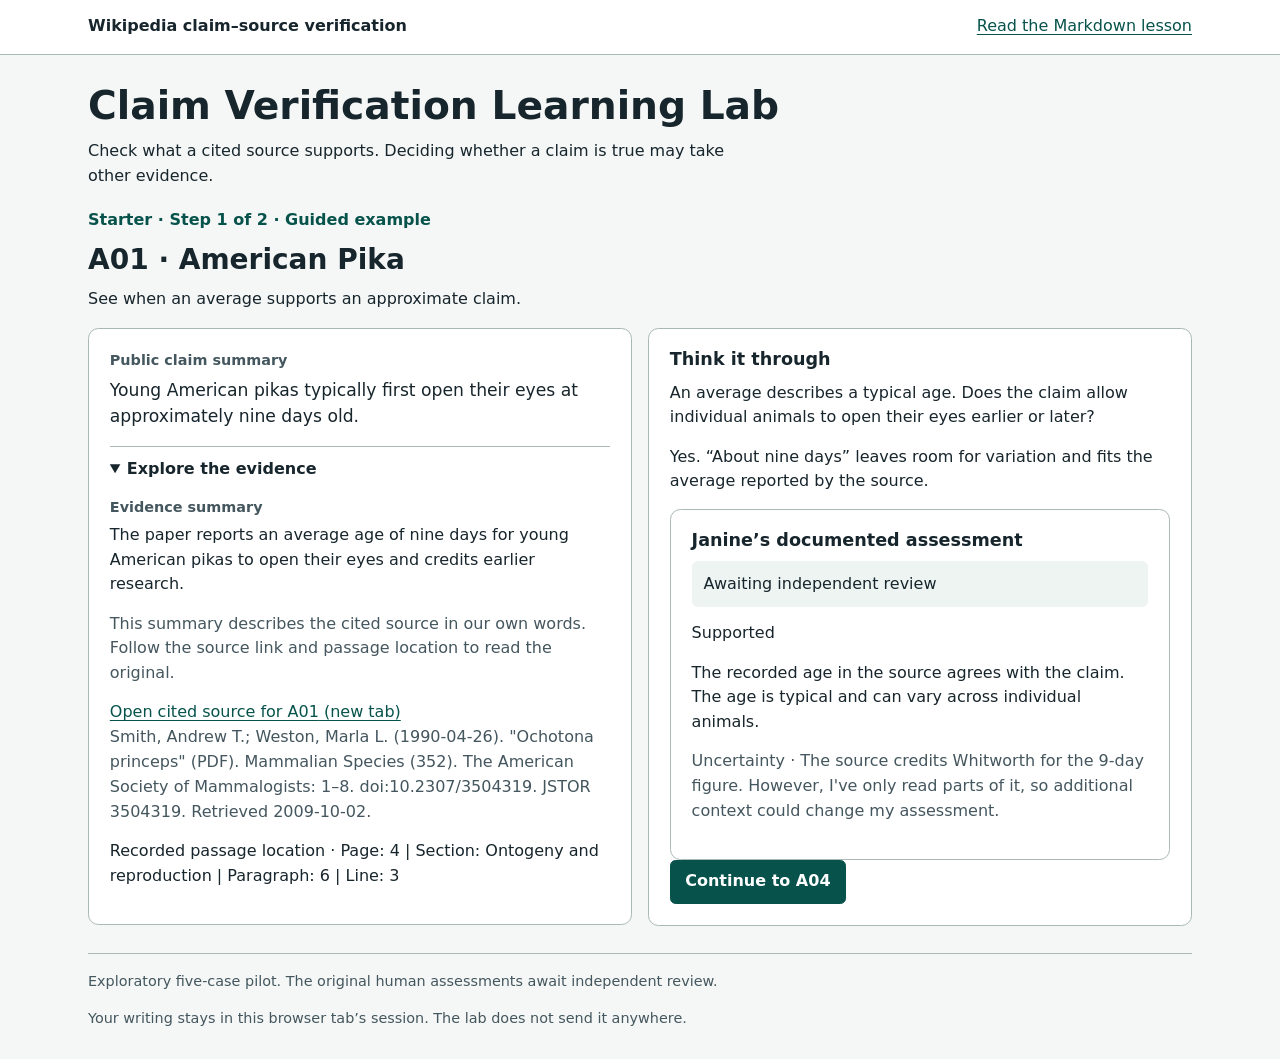
<file: lab/index.html>
<!doctype html>
<html lang="en">
<head>
  <meta charset="utf-8">
  <meta name="viewport" content="width=device-width, initial-scale=1">
  <meta name="referrer" content="no-referrer">
  <title>Claim Verification Learning Lab</title>
  <link rel="stylesheet" href="styles.css">
  <script src="lab.js" defer></script>
</head>
<body>
  <a class="skip" href="#lesson">Skip to the lesson</a>
  <header class="site-header">
    <div class="shell">
      <span>Wikipedia claim–source verification</span>
      <a href="https://github.com/Uxer-Janine/claim-source-benchmark-pilot/blob/main/learn/README.md">Read the Markdown lesson</a>
    </div>
  </header>
  <main id="lesson" class="shell" tabindex="-1">
    <h1>Claim Verification Learning Lab</h1>
    <p class="intro">Check what a cited source supports. Deciding whether a claim is true may take other evidence.</p>
    <p id="progress-text" class="progress"></p>
    <p id="loading" role="status">Loading the lesson…</p>
    <section id="workspace" aria-labelledby="case-title" hidden></section>
    <section id="explore" aria-labelledby="explore-title" hidden></section>
    <noscript><p>The interactive lab needs JavaScript. You can use the Markdown lesson linked above.</p></noscript>
  </main>
  <footer class="shell">
    <p>Exploratory five-case pilot. The original human assessments await independent review.</p>
    <p>Your writing stays in this browser tab’s session. The lab does not send it anywhere.</p>
  </footer>
</body>
</html>
</file>
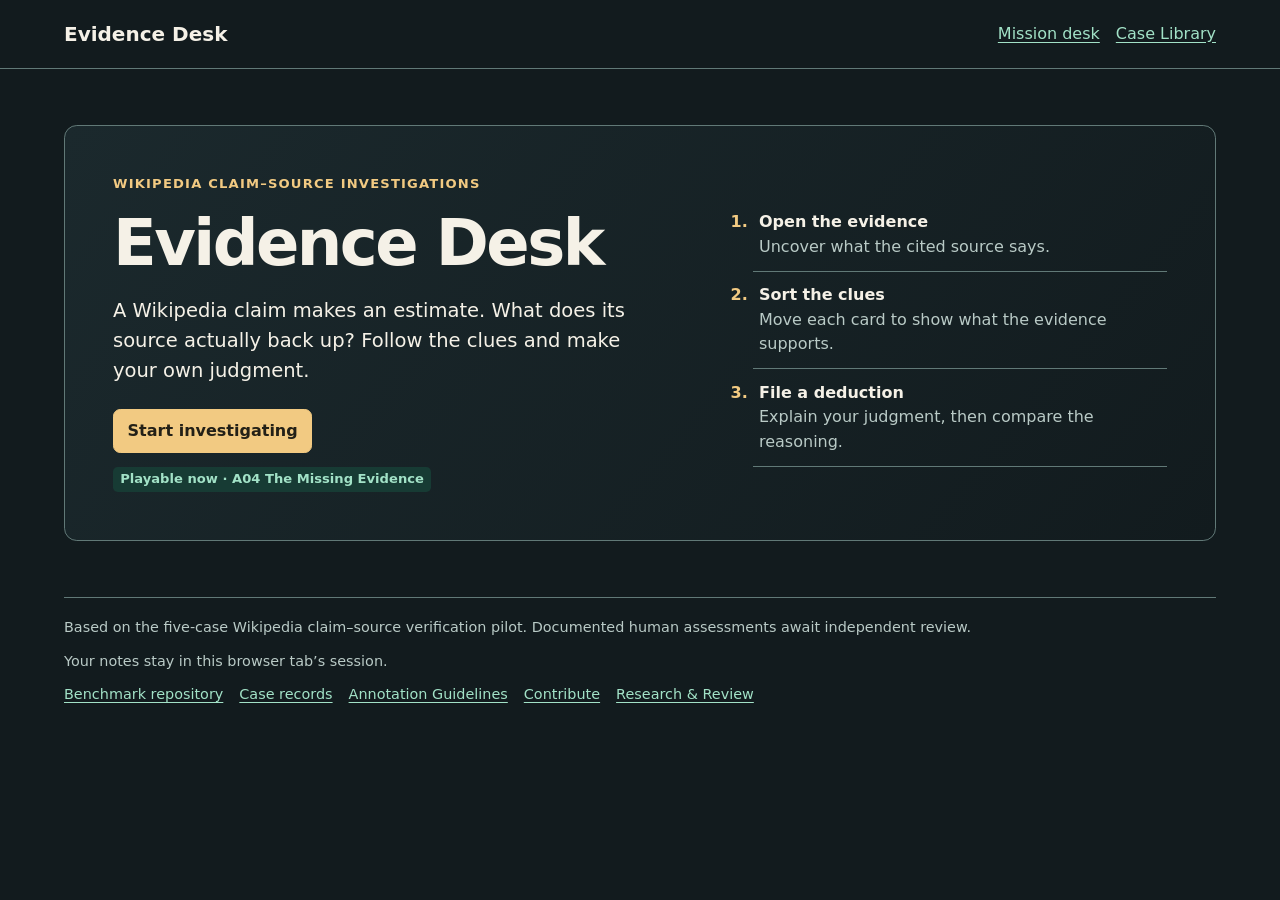
<file: lab/game/index.html>
<!doctype html>
<html lang="en">
<head>
  <meta charset="utf-8">
  <meta name="viewport" content="width=device-width, initial-scale=1">
  <meta name="referrer" content="no-referrer">
  <title>Evidence Desk · Claim Verification Lab</title>
  <link rel="stylesheet" href="game.css">
  <script src="game.js" defer></script>
</head>
<body>
  <a class="skip" href="#desk">Skip to the investigation</a>
  <header class="topbar">
    <div class="shell">
      <a class="brand" href="#welcome">Evidence Desk</a>
      <nav aria-label="Learning resources">
        <a href="#missions">Mission desk</a>
        <a href="https://github.com/Uxer-Janine/claim-source-benchmark-pilot/blob/main/docs/INVESTIGATIONS.md">Case Library</a>
      </nav>
    </div>
  </header>
  <main id="desk" class="shell" tabindex="-1">
    <p id="loading" role="status">Opening the case files…</p>
    <div id="view"></div>
    <noscript><p>Enable JavaScript to play, or <a href="https://github.com/Uxer-Janine/claim-source-benchmark-pilot/blob/main/docs/INVESTIGATIONS.md">read the Case Library</a>.</p></noscript>
  </main>
  <footer class="shell">
    <p>Based on the five-case Wikipedia claim–source verification pilot. Documented human assessments await independent review.</p>
    <p>Your notes stay in this browser tab’s session.</p>
    <nav aria-label="Benchmark resources">
      <a href="https://github.com/Uxer-Janine/claim-source-benchmark-pilot">Benchmark repository</a>
      <a href="https://github.com/Uxer-Janine/claim-source-benchmark-pilot/tree/main/records">Case records</a>
      <a href="https://github.com/Uxer-Janine/claim-source-benchmark-pilot/blob/main/annotation-guidelines.md">Annotation Guidelines</a>
      <a href="https://github.com/Uxer-Janine/claim-source-benchmark-pilot/blob/main/CONTRIBUTING.md">Contribute</a>
      <a href="https://github.com/Uxer-Janine/claim-source-benchmark-pilot/blob/main/docs/RESEARCH_NOTES.md">Research &amp; Review</a>
    </nav>
  </footer>
</body>
</html>
</file>
<file: lab/styles.css>
:root {
  color-scheme: light;
  font: 100%/1.55 system-ui, sans-serif;
  color: #17252c;
  background: #f5f7f6;
  --teal: #07534b;
  --muted: #44565e;
  --line: #a9b9b6;
}

* { box-sizing: border-box; }
body { margin: 0; }
[hidden] { display: none !important; }
.shell { width: min(100% - 2rem, 69rem); margin-inline: auto; }
.site-header { background: #fff; border-bottom: 1px solid var(--line); }
.site-header .shell { display: flex; flex-wrap: wrap; justify-content: space-between; gap: .5rem 1rem; padding-block: .9rem; }
.site-header span { font-weight: 650; }
main { padding-block: 1.7rem; }
h1, h2, h3 { line-height: 1.22; margin: 0 0 .6rem; }
h1 { font-size: clamp(1.7rem, 5vw, 2.45rem); }
h2 { font-size: clamp(1.35rem, 4vw, 1.75rem); }
h3 { font-size: 1.1rem; }
p { margin: 0 0 .9rem; }
a { color: var(--teal); text-underline-offset: .18em; }
:focus-visible { outline: 3px solid #075fb2; outline-offset: 3px; }
.skip { position: absolute; top: .5rem; left: .5rem; background: #fff; padding: .5rem; transform: translateY(-150%); }
.skip:focus { transform: none; }
.intro { max-width: 66ch; }
.progress { color: var(--teal); font-weight: 700; margin-block: 1.2rem .65rem; }
.case-intro { max-width: 72ch; margin-bottom: 1rem; }
.columns, .challenge-list { display: grid; gap: 1rem; align-items: start; }
.card { padding: clamp(.9rem, 3vw, 1.3rem); border: 1px solid var(--line); border-radius: .65rem; background: #fff; min-width: 0; overflow-wrap: anywhere; }
.claim { font-size: 1.075rem; }
.label, .muted { color: var(--muted); }
.label { font-size: .9rem; font-weight: 700; margin-bottom: .3rem; }
details { margin-top: 1rem; border-top: 1px solid var(--line); }
summary { cursor: pointer; font-weight: 700; min-height: 44px; padding-block: .65rem; }
summary + p { margin-top: .2rem; }
fieldset { margin: 0 0 1rem; padding: 0; border: 0; min-width: 0; }
legend { font-weight: 700; margin-bottom: .4rem; }
.choices { display: grid; gap: .3rem; }
.choice { display: flex; align-items: center; gap: .55rem; min-height: 44px; cursor: pointer; }
input[type="radio"] { accent-color: var(--teal); margin: 0 .15rem; flex: none; }
textarea { font: inherit; width: 100%; min-height: 6rem; padding: .55rem; border: 1px solid #627773; border-radius: .35rem; resize: vertical; }
label[for="reason"] { display: block; font-weight: 700; }
button { font: inherit; font-weight: 700; min-height: 44px; padding: .45rem .9rem; border-radius: .35rem; border: 1px solid var(--teal); background: var(--teal); color: #fff; cursor: pointer; }
button:hover { background: #073e39; }
.secondary { color: var(--teal); background: #fff; }
.secondary:hover { background: #e8f2ef; }
.actions { display: flex; gap: .65rem; flex-wrap: wrap; margin-top: 1rem; }
.feedback, #explore { margin-top: 1.25rem; }
.review { background: #edf4f2; padding: .65rem .75rem; border-radius: .35rem; }
.reasoning { white-space: pre-wrap; }
ol, ul { padding-inline-start: 1.45rem; margin-block: .45rem 1rem; }
li + li { margin-top: .45rem; }
.error { color: #8d2222; }
footer { padding-block: 1rem; border-top: 1px solid var(--line); color: var(--muted); font-size: .9rem; }

@media (min-width: 48rem) {
  .columns { grid-template-columns: repeat(2, minmax(0, 1fr)); }
  .challenge-list { grid-template-columns: repeat(3, minmax(0, 1fr)); }
}
</file>
<file: lab/game/game.css>
:root {
  color-scheme: dark;
  font: 100%/1.55 system-ui, sans-serif;
  --bg: #121b1e;
  --surface: #1b292d;
  --raised: #23363a;
  --text: #f5f1e7;
  --muted: #b9cac6;
  --line: #617977;
  --accent: #f2ca82;
  --mint: #a2e2c7;
  color: var(--text);
  background: var(--bg);
}

* { box-sizing: border-box; }
body { margin: 0; }
[hidden] { display: none !important; }
.shell { width: min(100% - 2rem, 72rem); margin-inline: auto; }
.topbar { border-bottom: 1px solid var(--line); }
.topbar .shell { min-height: 4.25rem; display: flex; justify-content: space-between; align-items: center; gap: .75rem; flex-wrap: wrap; }
.topbar nav, footer nav { display: flex; flex-wrap: wrap; gap: .45rem 1rem; }
.brand { font-size: 1.25rem; font-weight: 800; color: var(--text); text-decoration: none; }
main { padding-block: clamp(1.6rem, 5vw, 3.5rem); }
footer { padding-block: 1.15rem; border-top: 1px solid var(--line); font-size: .9rem; color: var(--muted); }
h1, h2, h3, p { margin: 0 0 .7rem; }
h1, h2, h3 { line-height: 1.16; }
h1 { font-size: clamp(2rem, 6vw, 4rem); letter-spacing: -.04em; }
h2 { font-size: clamp(1.3rem, 3vw, 1.7rem); }
h3 { font-size: 1.12rem; }
a { color: var(--mint); text-underline-offset: .2em; }
button, select, textarea { font: inherit; }
button, .button { display: inline-flex; align-items: center; justify-content: center; min-height: 44px; padding: .55rem .85rem; border: 1px solid var(--accent); border-radius: .45rem; background: var(--accent); color: #232017; font-weight: 750; text-decoration: none; cursor: pointer; }
button:hover, .button:hover { background: #ffe2ac; }
.secondary { background: transparent; color: var(--text); border-color: var(--line); }
.secondary:hover { background: var(--raised); }
:focus-visible { outline: 3px solid #a2e2ff; outline-offset: 4px; }
.skip { position: absolute; top: .5rem; left: .5rem; padding: .55rem; background: var(--bg); transform: translateY(-150%); }
.skip:focus { transform: none; }
.eyebrow { color: var(--accent); font-size: .82rem; font-weight: 800; text-transform: uppercase; letter-spacing: .09em; }
.muted { color: var(--muted); }
.intro { max-width: 65ch; }
.hero { margin-bottom: 2rem; }
.welcome { display: grid; gap: clamp(1.35rem, 5vw, 4rem); align-items: center; padding: clamp(1rem, 4vw, 3rem); background: linear-gradient(130deg, var(--surface), var(--bg)); border: 1px solid var(--line); border-radius: .8rem; }
.welcome-lead { max-width: 42ch; font-size: clamp(1rem, 2vw, 1.22rem); margin-block: 1rem 1.4rem; }
.status.welcome-status { display: table; margin: .85rem 0 0; }
.welcome-steps { margin: 0; padding-inline-start: 1.65rem; }
.welcome-steps li { padding: .7rem .35rem; border-bottom: 1px solid var(--line); }
.welcome-steps li::marker { color: var(--accent); font-weight: 800; }
.welcome-steps li span { display: block; color: var(--muted); }
.card > .button + .button { margin: .65rem 0 0 .45rem; }
.grid, .board-layout, .comparison { display: grid; gap: 1rem; }
.card, .file, .board { min-width: 0; border: 1px solid var(--line); border-radius: .65rem; background: var(--surface); padding: clamp(.9rem, 2vw, 1.35rem); overflow-wrap: anywhere; }
.mission-card { display: flex; flex-direction: column; align-items: flex-start; }
.mission-card .button, .mission-card button { margin-top: auto; }
.featured { border-color: var(--accent); }
.status { display: inline-block; color: var(--mint); background: #173b34; border-radius: .3rem; padding: .15rem .45rem; font-size: .82rem; font-weight: 700; }
.claim { margin-bottom: 1rem; }
.claim p:last-child { margin: 0; }
.board-layout { align-items: start; }
.lanes { display: grid; gap: .65rem; margin-top: .55rem; }
.lane { min-width: 0; min-height: 8rem; padding: .65rem; border: 1px dashed var(--line); border-radius: .45rem; background: var(--bg); transition: background-color .15s, border-color .15s; }
.lane h3 { font-size: .95rem; }
.empty-lane { color: var(--muted); font-size: .85rem; }
.lane.drop-target { border-color: var(--accent); background: #374338; box-shadow: inset 0 0 0 1px var(--accent); }
.evidence-card { display: block; width: 100%; margin-bottom: .45rem; padding: .5rem; text-align: left; line-height: 1.3; background: var(--raised); border-color: var(--line); color: var(--text); cursor: grab; touch-action: none; user-select: none; }
.evidence-card:hover { background: #30494c; }
.evidence-card[aria-pressed="true"] { border-color: var(--accent); background: #374338; box-shadow: inset 3px 0 var(--accent); }
.evidence-card:disabled { cursor: default; }
.evidence-card.dragging { opacity: .55; cursor: grabbing; }
.drag-ghost { position: fixed; z-index: 2; pointer-events: none; border: 1px solid var(--accent); border-radius: .45rem; box-shadow: 0 5px 18px #0008; }
.just-moved { animation: placed .32s ease-out; }
.move-here { width: 100%; font-size: .86rem; }
.sr-only { position: absolute; width: 1px; height: 1px; overflow: hidden; clip-path: inset(50%); white-space: nowrap; }
.file { padding: 0; margin-bottom: .7rem; }
.file summary { display: flex; align-items: center; gap: .65rem; min-height: 48px; padding: .7rem .9rem; cursor: pointer; font-weight: 750; }
.file summary::before { content: "+"; color: var(--accent); font-size: 1.2rem; }
.file[open] summary::before { content: "−"; }
.file-body { border-top: 1px solid var(--line); padding: .85rem .9rem; }
.file[open] .file-body { animation: appear .2s ease-out; }
.file-number { color: var(--accent); font: 700 .85rem ui-monospace, monospace; flex: none; }
.file .status { margin-left: auto; flex: none; white-space: nowrap; }
.review { margin-top: .75rem; }
label { display: block; font-weight: 700; margin-bottom: .3rem; }
select, textarea { display: block; width: 100%; color: var(--text); background: var(--bg); border: 1px solid var(--line); border-radius: .4rem; padding: .55rem; }
textarea { min-height: 6rem; resize: vertical; }
select { min-height: 44px; }
.form-field { margin: .8rem 0; }
.actions { display: flex; gap: .6rem; flex-wrap: wrap; margin-block: .7rem; }
.deduction, .completion { margin-top: 1.3rem; }
.completion { border-color: var(--mint); animation: appear .3s ease-out; }
.response { white-space: pre-wrap; }
.error { color: #ffb8ae; }
@keyframes appear { from { opacity: .35; transform: translateY(4px); } to { opacity: 1; transform: none; } }
@keyframes placed { from { transform: translateY(-5px); border-color: var(--accent); } }
@media (min-width: 25rem) {
  .lanes { grid-template-columns: repeat(2, minmax(0, 1fr)); }
}
@media (min-width: 48rem) {
  .welcome { grid-template-columns: 1.25fr 1fr; }
  .grid { grid-template-columns: repeat(3, minmax(0, 1fr)); }
  .board-layout { grid-template-columns: minmax(0, 1fr) minmax(0, 1.45fr); }
  .comparison { grid-template-columns: repeat(2, minmax(0, 1fr)); }
}
@media (prefers-reduced-motion: reduce) {
  *, *::before, *::after { animation: none !important; transition: none !important; }
}
</file>
